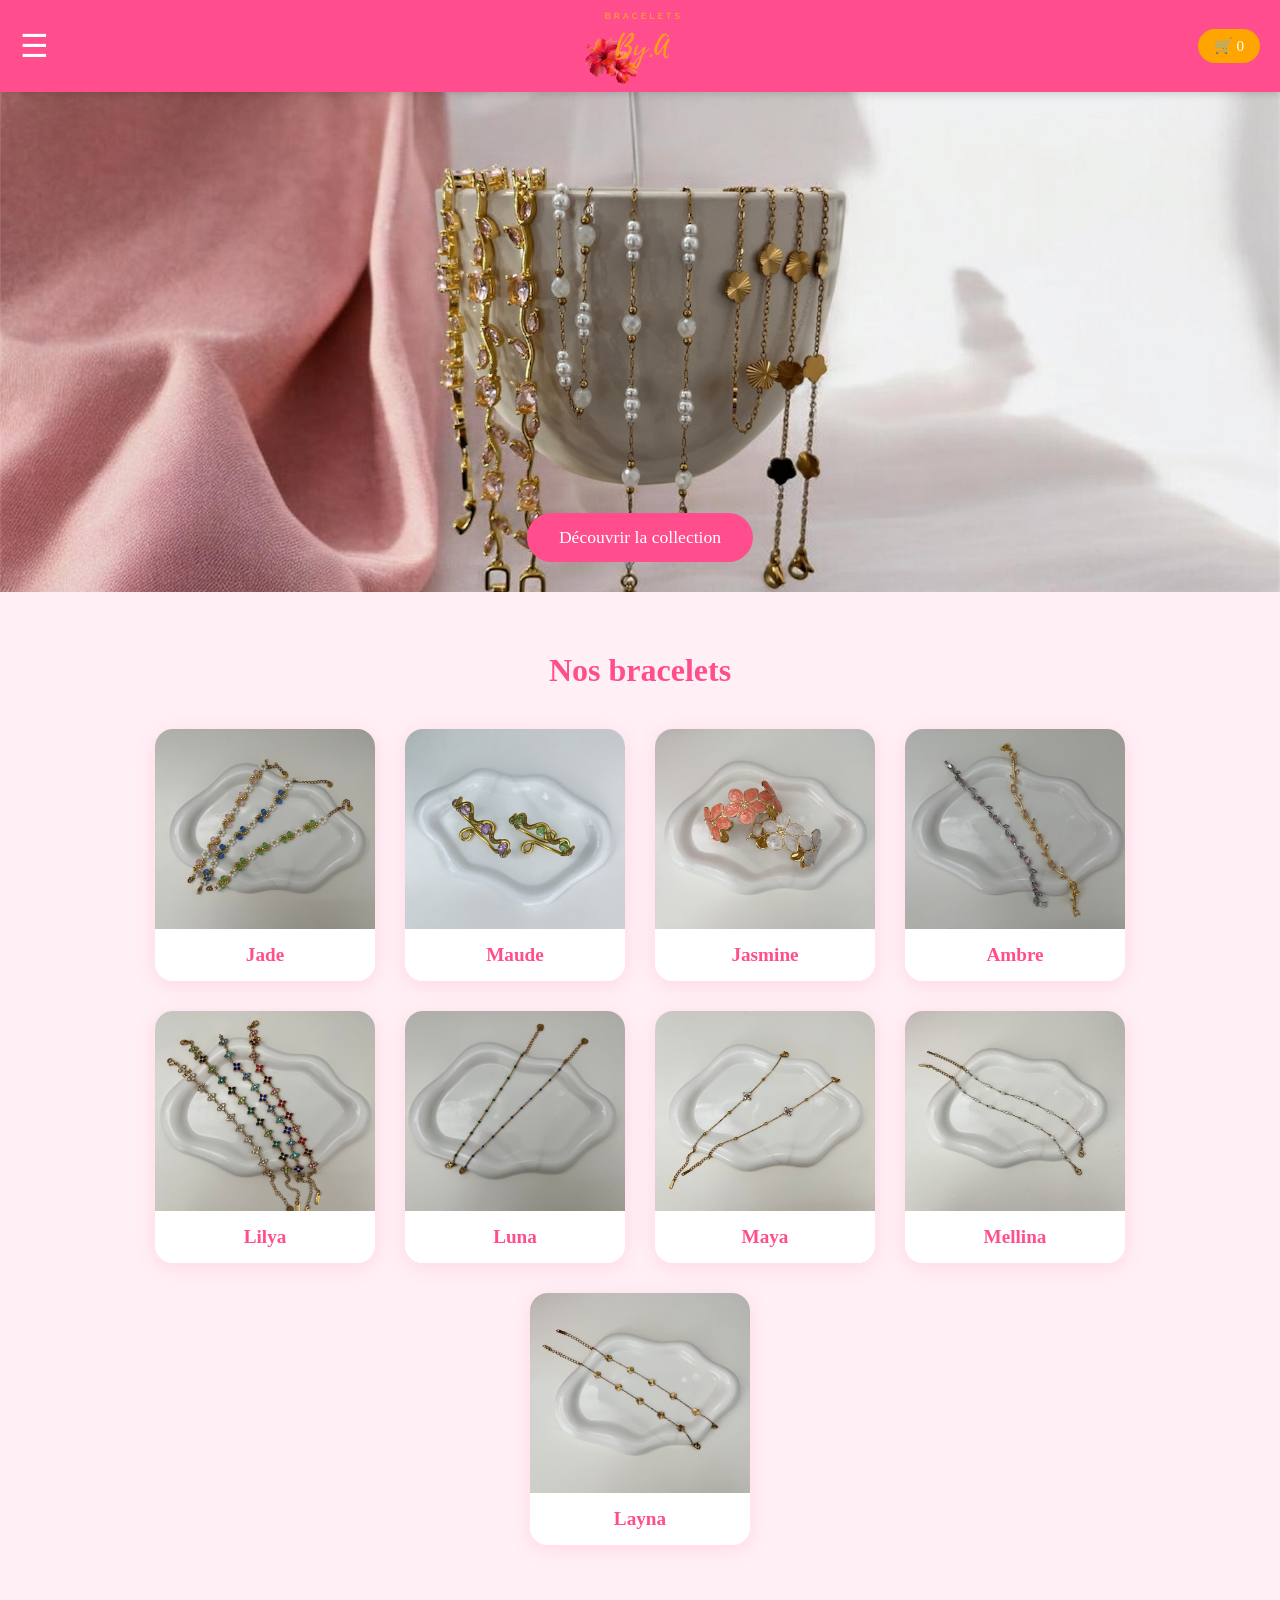
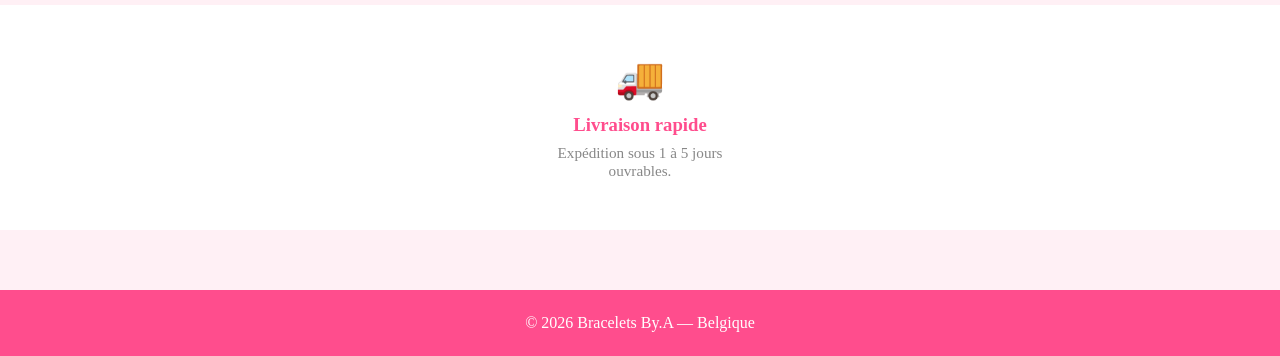
<file: index.html>
<!DOCTYPE html>
<html lang="fr">
<head>
  <meta charset="UTF-8" />
  <meta name="viewport" content="width=device-width, initial-scale=1.0"/>
  <title>Bracelets By.A</title>
  <link rel="stylesheet" href="style.css" />
  <link rel="icon" type="image/png" href="flavicon.ico">
</head>
<body>

    <header>
    <div class="header-gauche">
      <button class="burger" onclick="basculerMenu()" aria-label="Menu">☰</button>
      <nav id="menu-liens">
        <a href="boutique.html">Boutique</a>
        <a href="contact.html">Contact</a>
      </nav>
    </div>

    <a href="index.html" class="logo">
      <img src="images/logo.png" alt="Bracelets By.A" />
    </a>

    <a href="panier.html" class="icone-panier">
      🛒 <span id="compteur-panier">0</span>
    </a>
  </header>

  <section class="hero">
    <img src="images/tasse.jpeg" alt="Bracelets By.A" class="banniere" />
    <a href="boutique.html" class="bouton-hero">Découvrir la collection</a>
  </section>

  <section class="categories-accueil">
    <h2>Nos bracelets</h2>
    <div class="categories-grille">

      <a href="boutique.html#jade" class="categorie-carte">
        <img src="images/categorie-jade.jpeg" alt="Jade" />
        <div class="categorie-nom">Jade</div>
      </a>

      <a href="boutique.html#maude" class="categorie-carte">
        <img src="images/categorie-maude.jpeg" alt="Maude" />
        <div class="categorie-nom">Maude</div>
      </a>

      <a href="boutique.html#jasmine" class="categorie-carte">
        <img src="images/categorie-jasmine.jpeg" alt="Jasmine" />
        <div class="categorie-nom">Jasmine</div>
      </a> 

      <a href="boutique.html#ambre" class="categorie-carte">
        <img src="images/categorie-ambre.jpeg" alt="Ambre" />
        <div class="categorie-nom">Ambre</div>
      </a> 

      <a href="boutique.html#lilya" class="categorie-carte">
        <img src="images/categorie-lilya.jpeg" alt="Lilya" />
        <div class="categorie-nom">Lilya</div>
      </a> 

      <a href="boutique.html#luna" class="categorie-carte">
        <img src="images/categorie-luna.jpeg" alt="Luna" />
        <div class="categorie-nom">Luna</div>
      </a> 

      <a href="boutique.html#maya" class="categorie-carte">
        <img src="images/categorie-maya.jpeg" alt="Maya" />
        <div class="categorie-nom">Maya</div>
      </a> 

      <a href="boutique.html#mellina" class="categorie-carte">
        <img src="images/categorie-mellina.jpeg" alt="Mellina" />
        <div class="categorie-nom">Mellina</div>
      </a> 

      <a href="boutique.html#layna" class="categorie-carte">
        <img src="images/categorie-layna.jpeg" alt="Layna" />
        <div class="categorie-nom">Layna</div>
      </a> 

    </div>
  </section>

  <section class="avantages">
    <div class="avantage">
      <span>🚚</span>
      <h3>Livraison rapide</h3>
      <p>Expédition sous 1 à 5 jours ouvrables.</p>
    </div>
  </section>

  <footer>
    <p>© 2026 Bracelets By.A — Belgique</p>
  </footer>

  <script src="panier.js"></script>

</body>
</html>
</file>
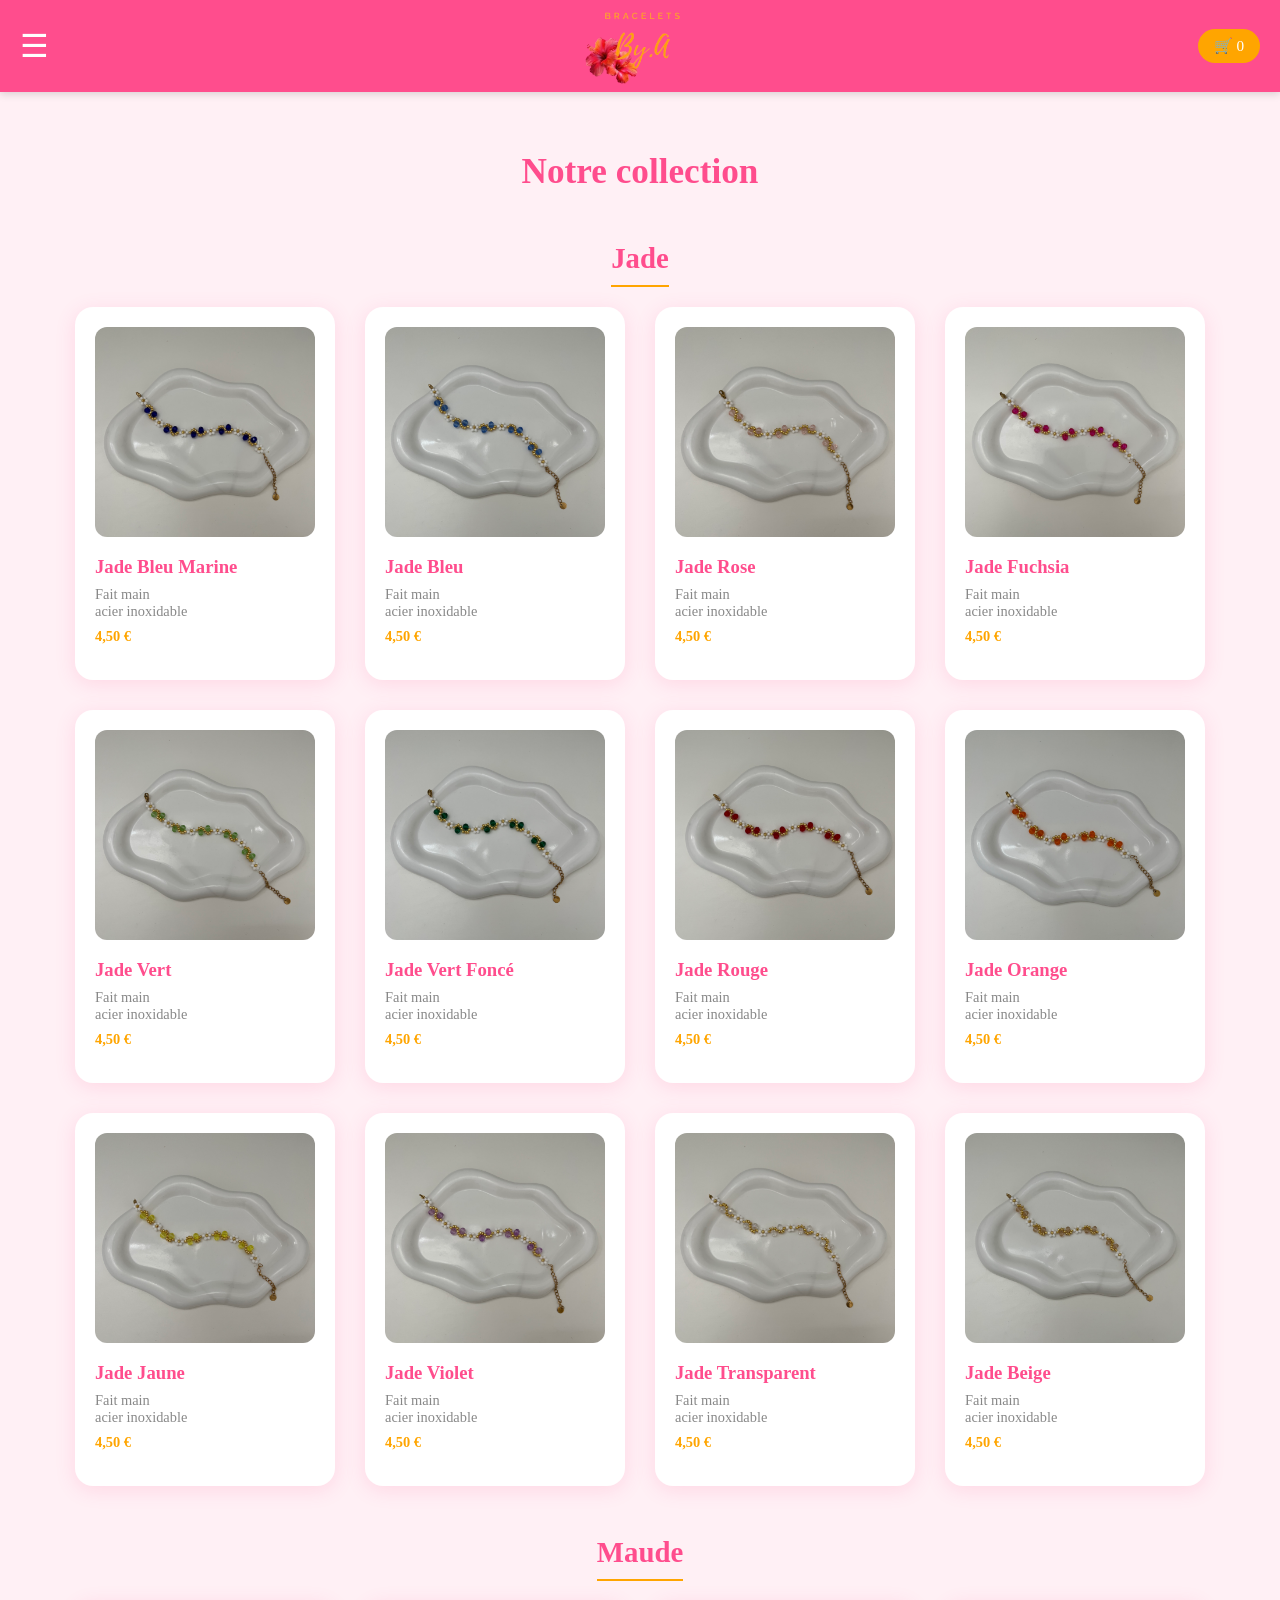
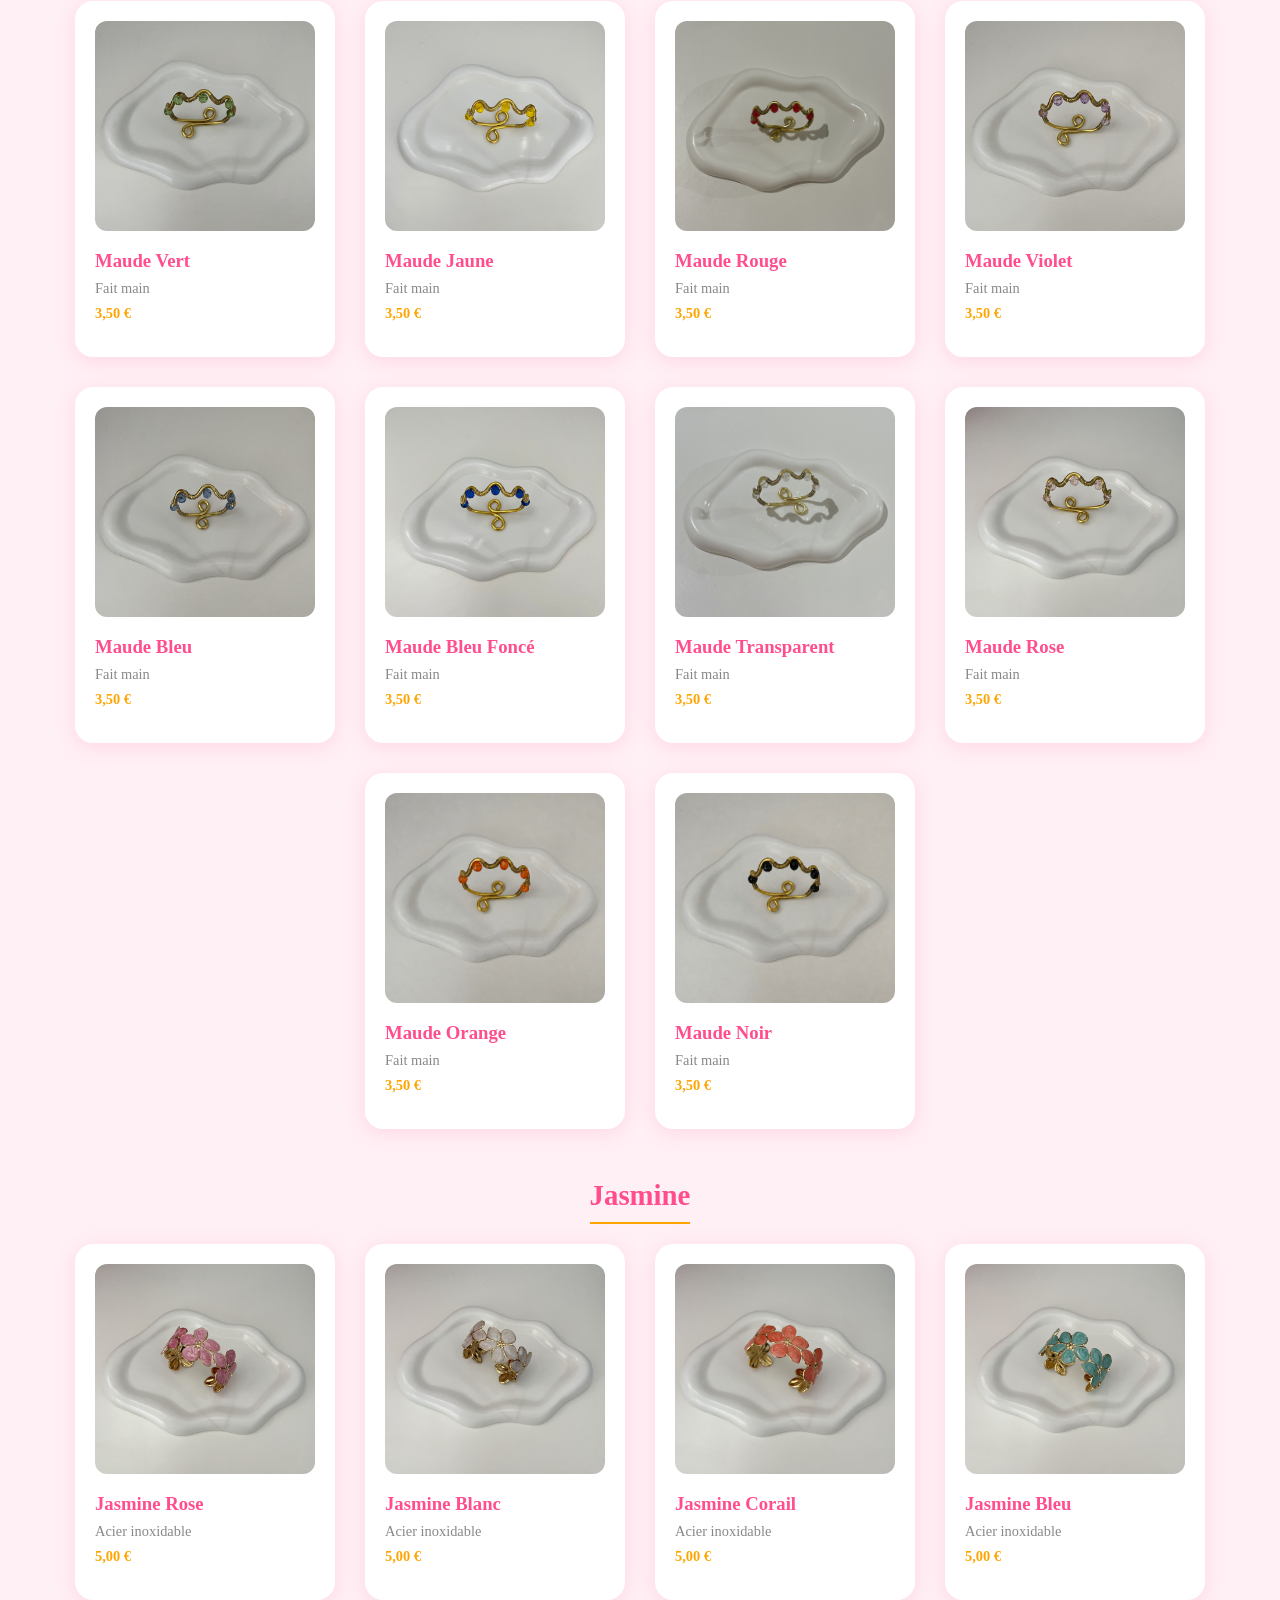
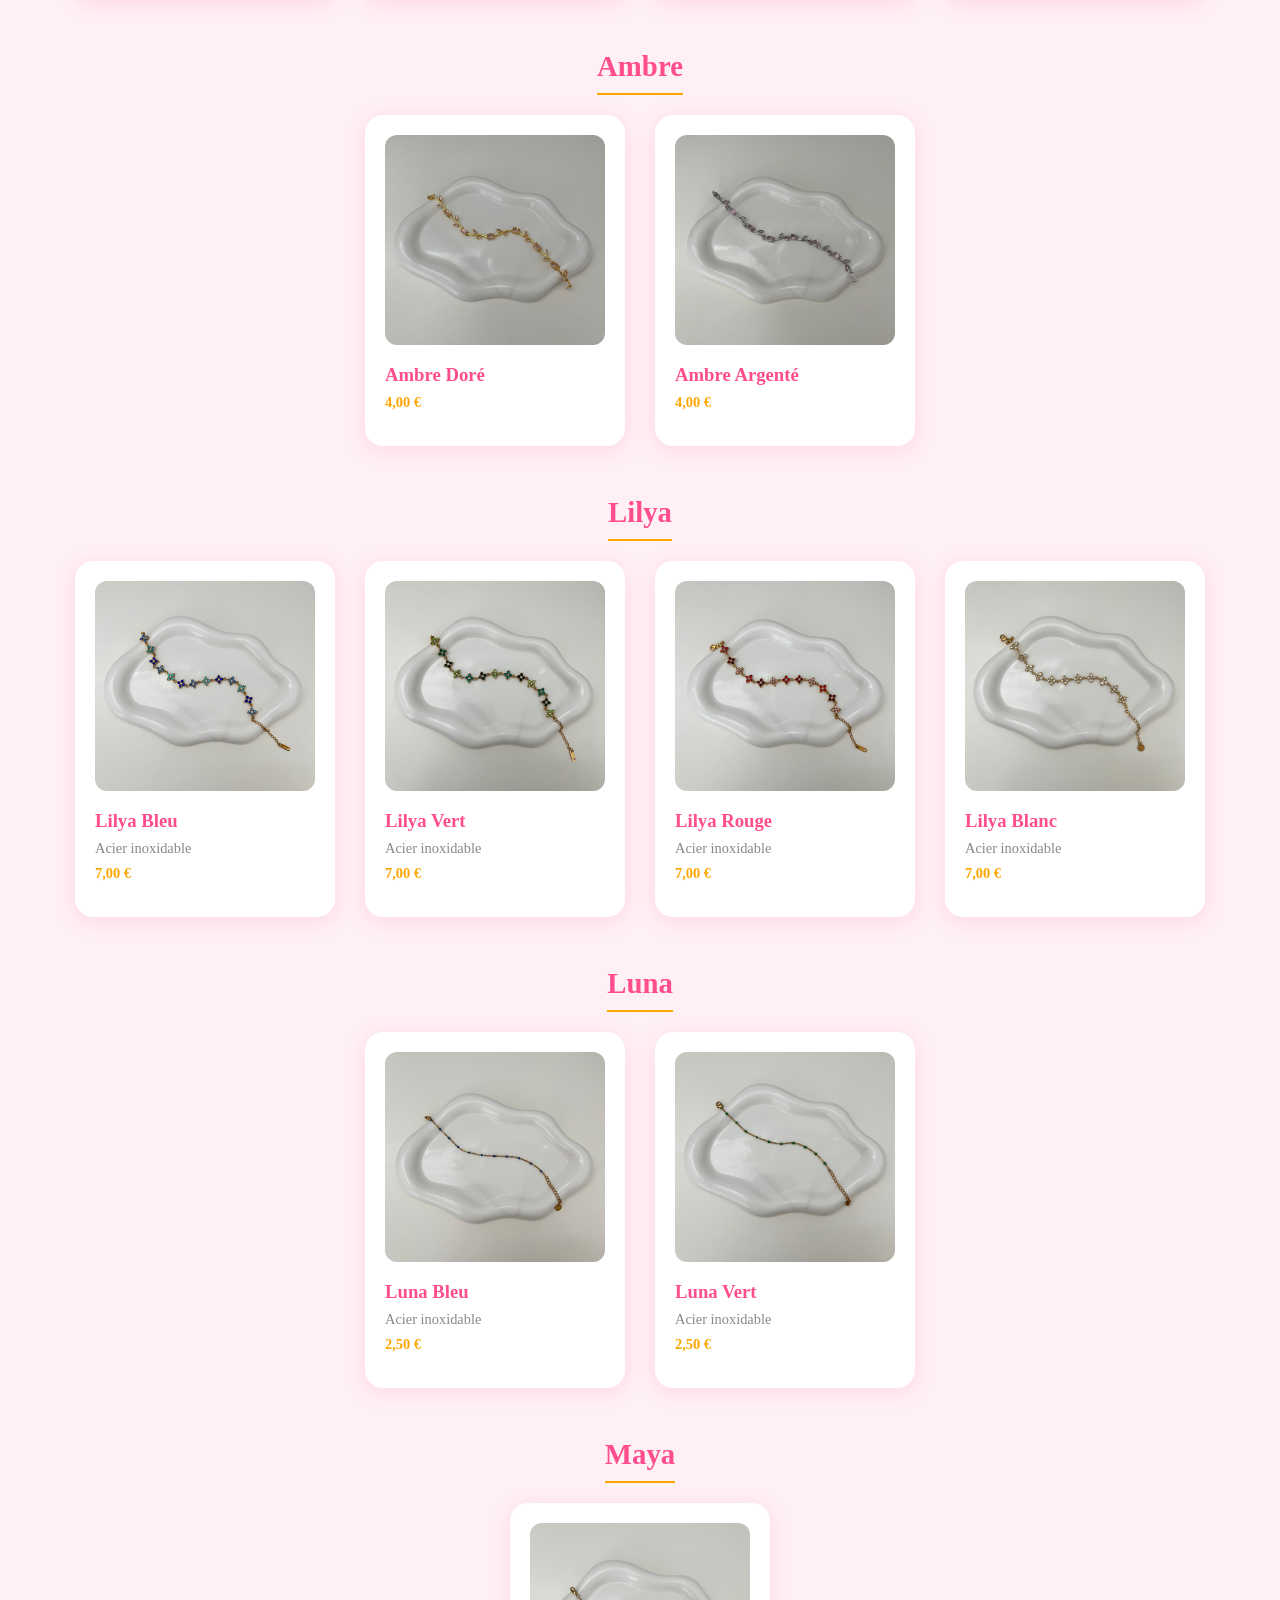
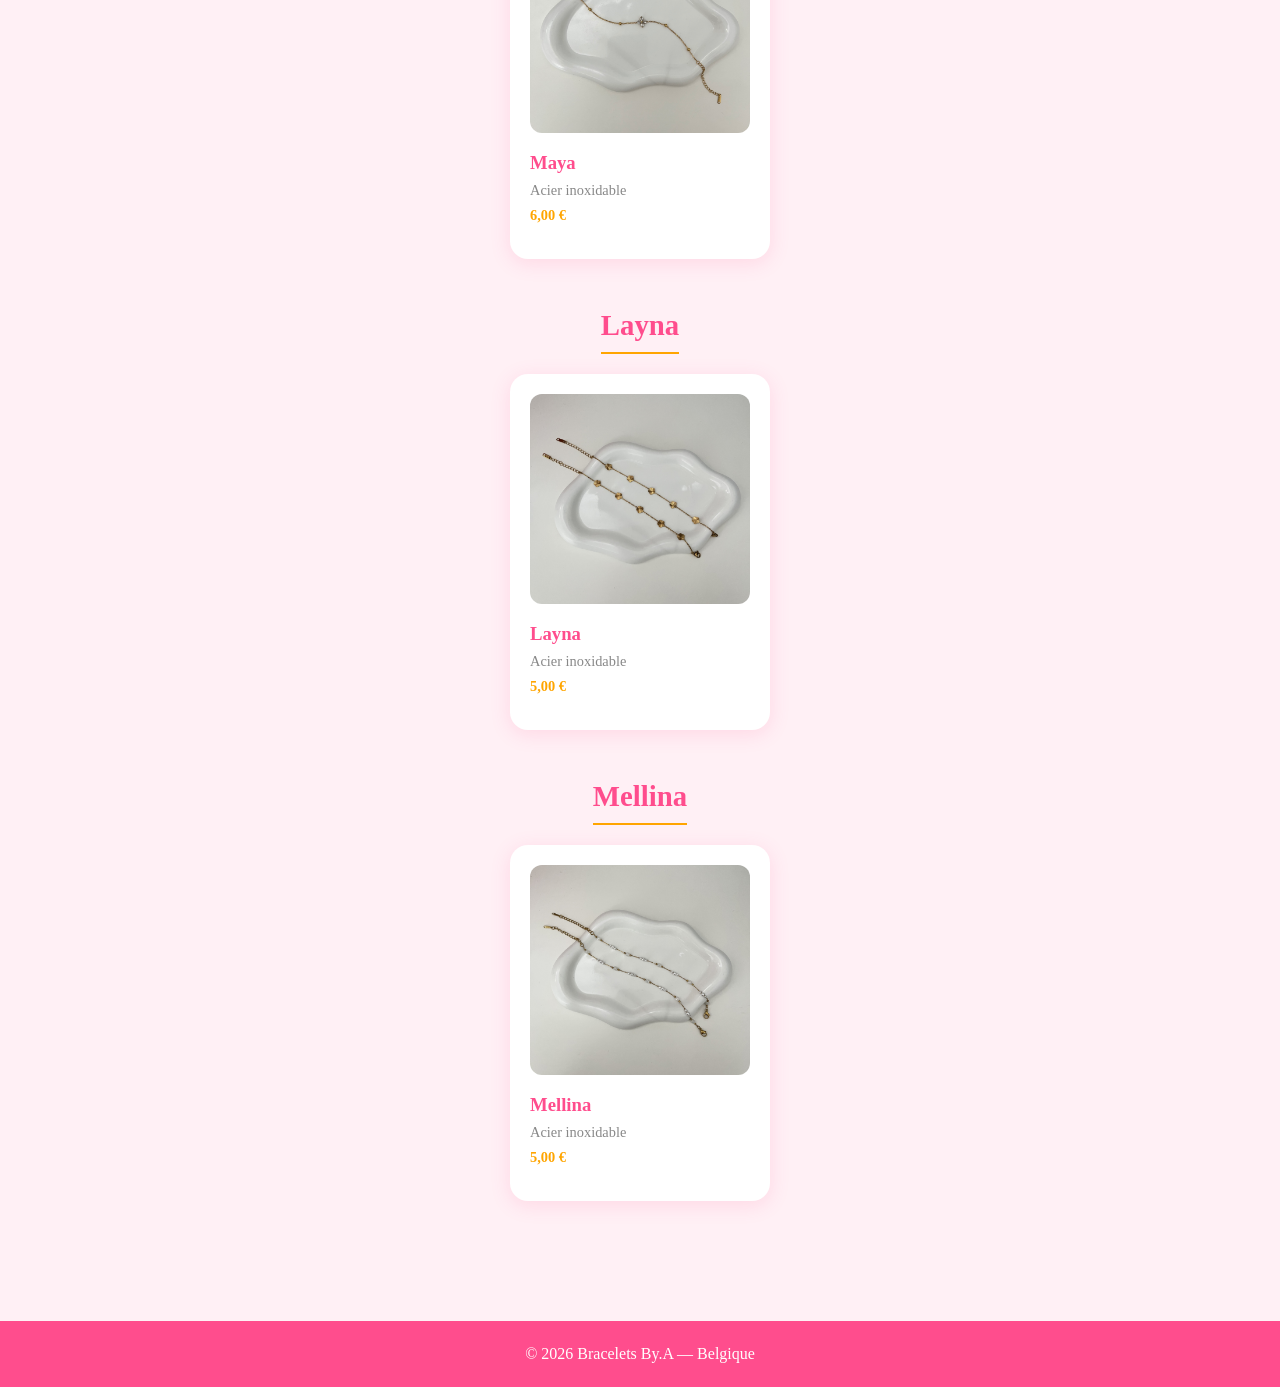
<file: boutique.html>
<!DOCTYPE html>
<html lang="fr">
<head>
  <meta charset="UTF-8" />
  <meta name="viewport" content="width=device-width, initial-scale=1.0"/>
  <title>Boutique — Bracelets By.A</title>
  <link rel="stylesheet" href="style.css" />
  <link rel="icon" type="image/png" href="images/logo.png">
</head>
<body>

  <header>
    <div class="header-gauche">
      <button class="burger" onclick="basculerMenu()" aria-label="Menu">☰</button>
      <nav id="menu-liens">
        <a href="boutique.html">Boutique</a>
        <a href="contact.html">Contact</a>
      </nav>
    </div>

    <a href="index.html" class="logo">
      <img src="images/logo.png" alt="Bracelets By.A" />
    </a>

    <a href="panier.html" class="icone-panier">
      🛒 <span id="compteur-panier">0</span>
    </a>
  </header>

  <section class="boutique">
    <h2>Notre collection</h2>

    <!-- JADE -->
    <h3 class="categorie" id="jade">Jade</h3>
    <div class="produits">
      <a href="produit.html?nom=Jade Bleu Marine&prix=4.50&photo=jadebleumarine.jpeg&stock= 0" class="carte">
        <img src="images/jadebleumarine.jpeg" alt="Jade Bleu Marine" />
        <h3>Jade Bleu Marine</h3>
        <p class="description">Fait main<br>acier inoxidable</p>
        <p class="prix">4,50 €</p>
      </a>
      <a href="produit.html?nom=Jade Bleu&prix=4.50&photo=jadebleu.jpeg&stock= 2" class="carte">
        <img src="images/jadebleu.jpeg" alt="Jade Bleu" />
        <h3>Jade Bleu</h3>
        <p class="description">Fait main<br>acier inoxidable</p>
        <p class="prix">4,50 €</p>
      </a>
      <a href="produit.html?nom=Jade Rose&prix=4.50&photo=jaderose.jpeg&stock= 1" class="carte">
        <img src="images/jaderose.jpeg" alt="Jade Rose" />
        <h3>Jade Rose</h3>
        <p class="description">Fait main<br>acier inoxidable</p>
        <p class="prix">4,50 €</p>
      </a>
      <a href="produit.html?nom=Jade Fuchsia&prix=4.50&photo=jadefuchsia.jpeg&stock= 2" class="carte">
        <img src="images/jadefuchsia.jpeg" alt="Jade Fuchsia" />
        <h3>Jade Fuchsia</h3>
        <p class="description">Fait main<br>acier inoxidable</p>
        <p class="prix">4,50 €</p>
      </a>
      <a href="produit.html?nom=Jade Vert&prix=4.50&photo=jadevert.jpeg&stock= 2" class="carte">
        <img src="images/jadevert.jpeg" alt="Jade Vert" />
        <h3>Jade Vert</h3>
        <p class="description">Fait main<br>acier inoxidable</p>
        <p class="prix">4,50 €</p>
      </a>
      <a href="produit.html?nom=Jade Vert Foncé&prix=4.50&photo=jadevertfoncé.jpeg&stock= 1" class="carte">
        <img src="images/jadevertfoncé.jpeg" alt="Jade Vert Foncé" />
        <h3>Jade Vert Foncé</h3>
        <p class="description">Fait main<br>acier inoxidable</p>
        <p class="prix">4,50 €</p>
      </a>
      <a href="produit.html?nom=Jade Rouge&prix=4.50&photo=jaderouge.jpeg&stock= 2" class="carte">
        <img src="images/jaderouge.jpeg" alt="Jade Rouge" />
        <h3>Jade Rouge</h3>
        <p class="description">Fait main<br>acier inoxidable</p>
        <p class="prix">4,50 €</p>
      </a>
      <a href="produit.html?nom=Jade Orange&prix=4.50&photo=jadeorange.jpeg&stock= 1" class="carte">
        <img src="images/jadeorange.jpeg" alt="Jade Orange" />
        <h3>Jade Orange</h3>
        <p class="description">Fait main<br>acier inoxidable</p>
        <p class="prix">4,50 €</p>
      </a>
       <a href="produit.html?nom=Jade Jaune&prix=4.50&photo=jadejaune.jpeg&stock= 2" class="carte">
        <img src="images/jadejaune.jpeg" alt="Jade Jaune" />
        <h3>Jade Jaune</h3>
        <p class="description">Fait main<br>acier inoxidable</p>
        <p class="prix">4,50 €</p>
      </a>
        <a href="produit.html?nom=Jade Violet&prix=4.50&photo=jadeviolet.jpeg&stock= 1" class="carte">
        <img src="images/jadeviolet.jpeg" alt="Jade Violet" />
        <h3>Jade Violet</h3>
        <p class="description">Fait main<br>acier inoxidable</p>
        <p class="prix">4,50 €</p>
      </a>
        <a href="produit.html?nom=Jade Transparent&prix=4.50&photo=jadetransparant.jpeg&stock= 3" class="carte">
        <img src="images/jadetransparant.jpeg" alt="Jade Transparent" />
        <h3>Jade Transparent</h3>
        <p class="description">Fait main<br>acier inoxidable</p>
        <p class="prix">4,50 €</p>
      </a>
        <a href="produit.html?nom=Jade Beige&prix=4.50&photo=jadebeige.jpeg&stock= 1" class="carte">
        <img src="images/jadebeige.jpeg" alt="Jade Beige" />
        <h3>Jade Beige</h3>
        <p class="description">Fait main<br>acier inoxidable</p>
        <p class="prix">4,50 €</p>
      </a>
    </div>

    <!-- MAUDE -->
    <h3 class="categorie" id="maude">Maude</h3>
    <div class="produits">
      <a href="produit.html?nom=Maude Vert&prix=3.50&photo=maudevert.jpeg&stock= 5" class="carte">
        <img src="images/maudevert.jpeg" alt="Maude Vert" />
        <h3>Maude Vert</h3>
        <p class="description">Fait main</p>
        <p class="prix">3,50 €</p>
      </a>
      <a href="produit.html?nom=Maude Jaune&prix=3.50&photo=maudejaune.jpeg&stock= 2" class="carte">
        <img src="images/maudejaune.jpeg" alt="Maude Jaune" />
        <h3>Maude Jaune</h3>
        <p class="description">Fait main</p>
        <p class="prix">3,50 €</p>
      </a>
      <a href="produit.html?nom=Maude Rouge&prix=3.50&photo=mauderouge.jpeg&stock= 2" class="carte">
        <img src="images/mauderouge.jpeg" alt="Maude Rouge" />
        <h3>Maude Rouge</h3>
        <p class="description">Fait main</p>
        <p class="prix">3,50 €</p>
      </a>
      <a href="produit.html?nom=Maude Violet&prix=3.50&photo=maudeviolet.jpeg&stock= 1" class="carte">
        <img src="images/maudeviolet.jpeg" alt="Maude Violet" />
        <h3>Maude Violet</h3>
        <p class="description">Fait main</p>
        <p class="prix">3,50 €</p>
      </a>
      <a href="produit.html?nom=Maude Bleu&prix=3.50&photo=maudebleu.jpeg&stock= 3" class="carte">
        <img src="images/maudebleu.jpeg" alt="Maude Bleu" />
        <h3>Maude Bleu</h3>
        <p class="description">Fait main</p>
        <p class="prix">3,50 €</p>
      </a>
      <a href="produit.html?nom=Maude Bleu Foncé&prix=3.50&photo=maudebleufoncé.jpeg&stock= 3" class="carte">
        <img src="images/maudebleufoncé.jpeg" alt="Maude Bleu Foncé" />
        <h3>Maude Bleu Foncé</h3>
        <p class="description">Fait main</p>
        <p class="prix">3,50 €</p>
      </a>
      <a href="produit.html?nom=Maude Transparent&prix=3.50&photo=maudetransparant.jpeg&stock= 6" class="carte">
        <img src="images/maudetransparant.jpeg" alt="Maude Transparent" />
        <h3>Maude Transparent</h3>
        <p class="description">Fait main</p>
        <p class="prix">3,50 €</p>
      </a>
      <a href="produit.html?nom=Maude Rose&prix=3.50&photo=mauderose.jpeg&stock= 0" class="carte">
        <img src="images/mauderose.jpeg" alt="Maude Noir" />
        <h3>Maude Rose</h3>
        <p class="description">Fait main</p>
        <p class="prix">3,50 €</p>
      </a>
        <a href="produit.html?nom=Maude Orange&prix=3.50&photo=maudeorange.jpeg&stock= 2" class="carte">
        <img src="images/maudeorange.jpeg" alt="Maude Orange" />
        <h3>Maude Orange</h3>
        <p class="description">Fait main</p>
        <p class="prix">3,50 €</p>
      </a>
      <a href="produit.html?nom=Maude Noir&prix=3.50&photo=maudenoir.jpeg&stock= 5" class="carte">
        <img src="images/maudenoir.jpeg" alt="Maude Noir" />
        <h3>Maude Noir</h3>
        <p class="description">Fait main</p>
        <p class="prix">3,50 €</p>
      </a>
    </div>

    <!-- JASMINE -->
    <h3 class="categorie" id="jasmine">Jasmine</h3>
    <div class="produits">
      <a href="produit.html?nom=Jasmine Rose&prix=5.00&photo=jasminerose.jpeg&stock= 0" class="carte">
        <img src="images/jasminerose.jpeg" alt="Jasmine Rose" />
        <h3>Jasmine Rose</h3>
        <p class="description">Acier inoxidable</p>
        <p class="prix">5,00 €</p>
      </a>
      <a href="produit.html?nom=Jasmine Blanc&prix=5.00&photo=jasmineblanc.jpeg&stock= 0" class="carte">
        <img src="images/jasmineblanc.jpeg" alt="Jasmine Blanc" />
        <h3>Jasmine Blanc</h3>
        <p class="description">Acier inoxidable</p>
        <p class="prix">5,00 €</p>
      </a>
      <a href="produit.html?nom=Jasmine Corail&prix=5.00&photo=jasminecorail.jpeg&stock= 0" class="carte">
        <img src="images/jasminecorail.jpeg" alt="Jasmine Corail" />
        <h3>Jasmine Corail</h3>
        <p class="description">Acier inoxidable</p>
        <p class="prix">5,00 €</p>
      </a>
      <a href="produit.html?nom=Jasmine Bleu&prix=5.00&photo=jasminebleu.jpeg&stock= 0" class="carte">
        <img src="images/jasminebleu.jpeg" alt="Jasmine Bleu" />
        <h3>Jasmine Bleu</h3>
        <p class="description">Acier inoxidable</p>
        <p class="prix">5,00 €</p>
      </a>
    </div>

    <!-- Ambre -->
    <h3 class="categorie" id="ambre">Ambre</h3>
    <div class="produits">
      <a href="produit.html?nom=Ambre Doré&prix=4.00&photo=ambredoré.jpeg&stock= 3" class="carte">
        <img src="images/ambredoré.jpeg" alt="Ambre Doré" />
        <h3>Ambre Doré</h3>
        <p class="prix">4,00 €</p>
      </a>
      <a href="produit.html?nom=Ambre Argenté&prix=4.00&photo=ambreargenté.jpeg&stock= 1" class="carte">
        <img src="images/ambreargenté.jpeg" alt="Ambre Argenté" />
        <h3>Ambre Argenté</h3>
        <p class="prix">4,00 €</p>
      </a>
    </div>

  <!-- Lilya -->
    <h3 class="categorie" id="lilya">Lilya</h3>
    <div class="produits">
      <a href="produit.html?nom=Lilya Bleu&prix=7.00&photo=lilyableu.jpeg&stock= 6" class="carte">
        <img src="images/lilyableu.jpeg" alt="Lilya Bleu" />
        <h3>Lilya Bleu</h3>
        <p class="description">Acier inoxidable</p>
        <p class="prix">7,00 €</p>
      </a>
      <a href="produit.html?nom=Lilya Vert&prix=7.00&photo=lilyavert.jpeg&stock= 7" class="carte">
        <img src="images/lilyavert.jpeg" alt="Lilya Vert" />
        <h3>Lilya Vert</h3>
        <p class="description">Acier inoxidable</p>
        <p class="prix">7,00 €</p>
      </a>
      <a href="produit.html?nom=Lilya Rouge&prix=7.00&photo=lilyarouge.jpeg&stock= 6" class="carte">
        <img src="images/lilyarouge.jpeg" alt="Lilya Rouge" />
        <h3>Lilya Rouge</h3>
        <p class="description">Acier inoxidable</p>
        <p class="prix">7,00 €</p>
      </a>
      <a href="produit.html?nom=Lilya Blanc&prix=7.00&photo=lilyablanc.jpeg&stock= 1" class="carte">
        <img src="images/lilyablanc.jpeg" alt="Lilya Blanc" />
        <h3>Lilya Blanc</h3>
        <p class="description">Acier inoxidable</p>
        <p class="prix">7,00 €</p>
      </a>
    </div>

    <!-- Luna -->
    <h3 class="categorie" id="luna">Luna</h3>
    <div class="produits">
      <a href="produit.html?nom=Luna Bleu&prix=2.50&photo=lunableu.jpeg&stock= 5" class="carte">
        <img src="images/lunableu.jpeg" alt="Luna Bleu" />
        <h3>Luna Bleu</h3>
        <p class="description">Acier inoxidable</p>
        <p class="prix">2,50 €</p>
      </a>
      <a href="produit.html?nom=Luna Vert&prix=2.50&photo=lunavert.jpeg&stock= 2" class="carte">
        <img src="images/lunavert.jpeg" alt="Luna Vert" />
        <h3>Luna Vert</h3>
        <p class="description">Acier inoxidable</p>
        <p class="prix">2,50 €</p>
      </a>
    </div>

<!-- Maya -->
    <h3 class="categorie" id="maya">Maya</h3>
    <div class="produits">
      <a href="produit.html?nom=Maya&prix=6.00&photo=maya.jpeg&stock= 10" class="carte">
        <img src="images/maya.jpeg" alt="Maya" />
        <h3>Maya</h3>
        <p class="description">Acier inoxidable</p>
        <p class="prix">6,00 €</p>
      </a>
    </div>

    <!-- Layna -->
    <h3 class="categorie" id="layna">Layna</h3>
    <div class="produits">
      <a href="produit.html?nom=Layna&prix=5.00&photo=layna.jpg&stock= 1" class="carte">
        <img src="images/layna.jpg" alt="Layna" />
        <h3>Layna</h3>
        <p class="description">Acier inoxidable</p>
        <p class="prix">5,00 €</p>
      </a>
    </div>

    <!-- Mellina -->
    <h3 class="categorie" id="mellina">Mellina</h3>
    <div class="produits">
      <a href="produit.html?nom=Mellina&prix=5.00&photo=mellina.jpeg&stock= 5" class="carte">
        <img src="images/mellina.jpeg" alt="Mellina" />
        <h3>Mellina</h3>
        <p class="description">Acier inoxidable</p>
        <p class="prix">5,00 €</p>
      </a>
    </div>
  </section>

  <footer>
    <p>© 2026 Bracelets By.A — Belgique</p>
  </footer>

  <script src="panier.js"></script>

</body>
</html>
</file>
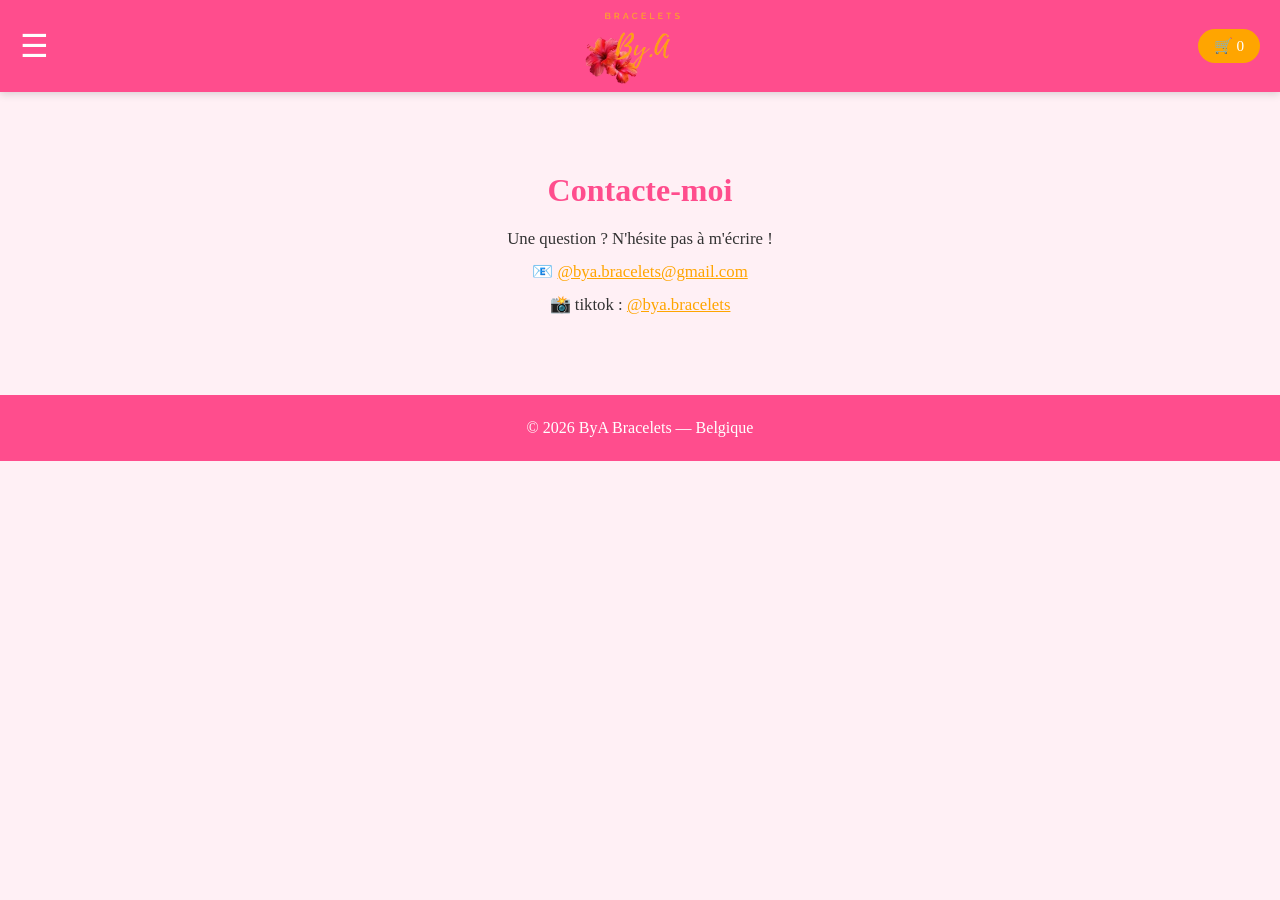
<file: contact.html>
<!DOCTYPE html>
<html lang="fr">
<head>
  <meta charset="UTF-8" />
  <meta name="viewport" content="width=device-width, initial-scale=1.0"/>
  <title>Contact — ByA Bracelets</title>
  <link rel="stylesheet" href="style.css" />
  <link rel="icon" type="image/png" href="images/logo.png">
</head>
<body>

  <header>
    <div class="header-gauche">
      <button class="burger" onclick="basculerMenu()" aria-label="Menu">☰</button>
      <nav id="menu-liens">
        <a href="boutique.html">Boutique</a>
        <a href="contact.html">Contact</a>
      </nav>
    </div>

    <a href="index.html" class="logo">
      <img src="images/logo.png" alt="Bracelets By.A" />
    </a>

    <a href="panier.html" class="icone-panier">
      🛒 <span id="compteur-panier">0</span>
    </a>
  </header>

  <section class="contact">
    <h2>Contacte-moi</h2>
    <p>Une question ? N'hésite pas à m'écrire !</p>
    <p>📧 <a href="mailto:Bya.bracelets@gmail.com"><bya class="bracelets"></bya>@bya.bracelets@gmail.com</a></p>
    <p>📸 tiktok : <a href="#">@bya.bracelets</a></p>
  </section>

  <footer>
    <p>© 2026 ByA Bracelets — Belgique</p>
  </footer>

  <script src="panier.js"></script>

</body>
</html>
</file>
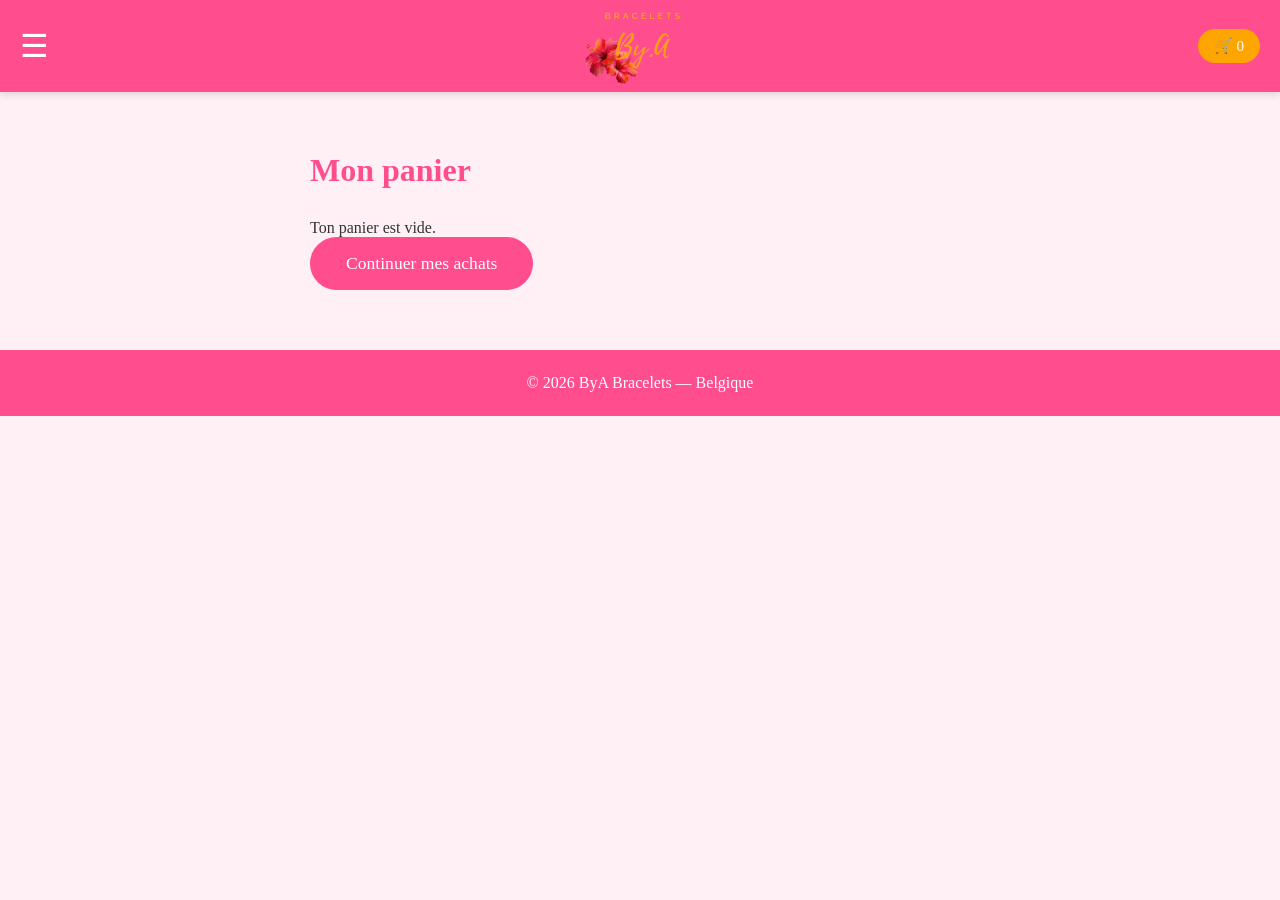
<file: panier.html>
<!DOCTYPE html>
<html lang="fr">
<head>
  <meta charset="UTF-8" />
  <meta name="viewport" content="width=device-width, initial-scale=1.0"/>
  <title>Panier — ByA Bracelets</title>
  <link rel="stylesheet" href="style.css" />
  <link rel="icon" type="image/png" href="images/logo.png">
</head>
<body>

    <header>
    <div class="header-gauche">
      <button class="burger" onclick="basculerMenu()" aria-label="Menu">☰</button>
      <nav id="menu-liens">
        <a href="boutique.html">Boutique</a>
        <a href="contact.html">Contact</a>
      </nav>
    </div>

    <a href="index.html" class="logo">
      <img src="images/logo.png" alt="Bracelets By.A" />
    </a>

    <a href="panier.html" class="icone-panier">
      🛒 <span id="compteur-panier">0</span>
    </a>
  </header>

  <section class="panier-page">
    <h2>Mon panier</h2>

    <div id="message-merci" class="message-merci" style="display:none;">
      🎉 Merci pour ta commande ! Tu vas recevoir un email de confirmation.
    </div>

    <div id="liste-panier">
      <!-- Rempli automatiquement par panier.js -->
    </div>

    <div id="panier-vide" style="display:none;">
      <p>Ton panier est vide.</p>
      <a href="boutique.html" class="bouton">Continuer mes achats</a>
    </div>

    <div id="resume-panier">
      <div class="zone-livraison">
        <label for="zone-livraison">Où dois-je livrer ta commande ?</label>
        <select id="zone-livraison">
          <option value="">— Choisis ta zone —</option>
          <option value="bruxelles">Bruxelles — 1,50 €</option>
          <option value="belgique">Belgique — 3,80 €</option>
          <option value="europe">France, Pays-Bas, Luxembourg — 4,60 €</option>
        </select>
        <small>Les frais de livraison sont ajoutés sur la page de paiement.</small>
      </div>

      <p>Total articles : <strong id="total-panier">0,00 €</strong></p>
      <button id="bouton-payer" onclick="passerCommande()">
        Payer maintenant
      </button>
    </div>

  </section>

  <footer>
    <p>© 2026 ByA Bracelets — Belgique</p>
  </footer>

  <script src="panier.js"></script>

</body>
</html>
</file>
<file: style.css>
* {
  margin: 0;
  padding: 0;
  box-sizing: border-box;
  font-family: 'Georgia', serif;
}

body {
  background-color: #fff0f5;
  color: #333;
}

/* ── HEADER : ☰ à gauche, logo au centre, panier à droite ── */
header {
  background-color: #ff4d8d;
  padding: 6px 20px;
  display: grid;
  grid-template-columns: 1fr auto 1fr;
  align-items: center;
  gap: 10px;
  position: sticky;
  top: 0;
  z-index: 100;
  box-shadow: 0 2px 8px rgba(0,0,0,0.15);
}

.header-gauche {
  display: flex;
  align-items: center;
  justify-self: start;
}

.logo {
  display: flex;
  align-items: center;
  justify-content: center;
  height: 80px;
  overflow: hidden;
}

.logo img {
  height: 100px;
  width: auto;
  flex-shrink: 0;
  display: block;
}

.icone-panier {
  justify-self: end;
  background-color: #ffa500;
  color: white !important;
  text-decoration: none;
  padding: 8px 16px;
  border-radius: 20px;
  font-size: 0.95rem;
}

/* Bouton ☰ */
.burger {
  display: block;
  background: none;
  border: none;
  color: white;
  font-size: 2rem;
  line-height: 1;
  cursor: pointer;
  padding: 0;
}

/* Menu déroulant (fermé par défaut) */
#menu-liens {
  display: none;
  position: absolute;
  top: 100%;
  left: 0;
  right: 0;
  flex-direction: column;
  align-items: stretch;
  background-color: #ff4d8d;
  padding: 5px 20px 10px;
  box-shadow: 0 4px 8px rgba(0,0,0,0.15);
}

#menu-liens.ouvert {
  display: flex;
}

#menu-liens a {
  padding: 14px 0;
  border-top: 1px solid rgba(255,255,255,0.3);
  color: white;
  text-decoration: none;
  font-size: 1.1rem;
}
#menu-liens a:hover { text-decoration: underline; }

/* ── HERO ── */
.hero {
  width: 100%;
  position: relative;
}

.banniere {
  width: 100%;
  max-height: 500px;
  object-fit: cover;
  display: block;
}

.bouton-hero {
  position: absolute;
  bottom: 30px;
  left: 50%;
  transform: translateX(-50%);
  background-color: #ff4d8d;
  color: white;
  padding: 14px 32px;
  border-radius: 30px;
  text-decoration: none;
  font-size: 1.1rem;
  font-family: 'Georgia', serif;
  transition: background 0.3s;
  white-space: nowrap;
}

.bouton-hero:hover { background-color: #ffa500; }

/* ── BOUTON ── */
.bouton-centre {
  text-align: center;
  padding: 40px 20px;
  background-color: #fff0f5;
}

.bouton {
  background-color: #ff4d8d;
  color: white;
  padding: 16px 36px;
  border-radius: 30px;
  text-decoration: none;
  font-size: 1.1rem;
  display: inline-block;
  transition: background 0.3s;
}
.bouton:hover { background-color: #ffa500; }

/* ── AVANTAGES ── */
.avantages {
  display: flex;
  justify-content: center;
  gap: 40px;
  padding: 50px 40px;
  flex-wrap: wrap;
  background: white;
}

.avantage {
  text-align: center;
  max-width: 220px;
}
.avantage span { font-size: 2.5rem; }
.avantage h3 { color: #ff4d8d; margin: 12px 0 8px; }
.avantage p { color: #888; font-size: 0.95rem; }

/* ── BOUTIQUE ── */
.boutique {
  padding: 60px 40px;
  text-align: center;
}
.boutique h2 {
  font-size: 2.2rem;
  color: #ff4d8d;
  margin-bottom: 40px;
}

.produits {
  display: flex;
  flex-wrap: wrap;
  gap: 30px;
  justify-content: center;
}

.carte {
  background: white;
  border-radius: 18px;
  padding: 20px;
  width: 260px;
  box-shadow: 0 4px 20px rgba(255,77,141,0.15);
  transition: transform 0.25s;
  text-align: left;
  text-decoration: none;
  color: inherit;
  display: block;
  box-sizing: border-box;
  position: relative;
}
.carte:hover { transform: translateY(-6px); }
.carte:visited { color: inherit; }

.carte img {
  width: 100%;
  height: 210px;
  object-fit: cover;
  border-radius: 12px;
  margin-bottom: 15px;
}
.carte h3 { color: #ff4d8d; margin-bottom: 8px; }
.carte p { color: #888; font-size: 0.9rem; margin-bottom: 8px; }
.prix {
  font-size: 1.25rem;
  font-weight: bold;
  color: #ffa500;
  margin-bottom: 15px !important;
}
.carte .prix {
  color: #ffa500 !important;
}

/* ── BADGE ÉPUISÉ ── */
.badge-epuise {
  position: absolute;
  top: 10px;
  left: 10px;
  background-color: #e05c5c;
  color: white;
  font-size: 0.75rem;
  font-weight: bold;
  padding: 4px 10px;
  border-radius: 6px;
  z-index: 10;
}

/* ── CATEGORIES ── */
.categorie {
  font-size: 1.8rem;
  color: #ff4d8d;
  margin: 50px auto 20px;
  text-align: center;
  border-bottom: 2px solid #ffa500;
  padding-bottom: 10px;
  width: fit-content;
}

/* ── PANIER PAGE ── */
.panier-page {
  max-width: 700px;
  margin: 60px auto;
  padding: 0 20px;
}
.panier-page h2 {
  font-size: 2rem;
  color: #ff4d8d;
  margin-bottom: 30px;
}

.ligne-panier {
  display: flex;
  align-items: center;
  justify-content: space-between;
  background: white;
  padding: 16px 20px;
  border-radius: 12px;
  margin-bottom: 12px;
  box-shadow: 0 2px 10px rgba(255,77,141,0.1);
}
.nom-produit { flex: 1; font-size: 1rem; color: #333; }
.qte { margin: 0 20px; color: #888; }
.sous-total { font-weight: bold; color: #ffa500; margin-right: 20px; }

.supprimer {
  background: none;
  border: none;
  color: #aaa;
  font-size: 1.1rem;
  cursor: pointer;
}
.supprimer:hover { color: #e05c5c; }

#resume-panier {
  text-align: right;
  margin-top: 30px;
}
#resume-panier p {
  font-size: 1.3rem;
  margin-bottom: 20px;
  color: #333;
}

#bouton-payer {
  background-color: #ff4d8d;
  color: white;
  border: none;
  padding: 16px 40px;
  border-radius: 30px;
  font-size: 1.1rem;
  cursor: pointer;
  transition: background 0.3s;
}
#bouton-payer:hover { background-color: #ffa500; }
#bouton-payer:disabled { background-color: #ccc; cursor: not-allowed; }

/* ── CHOIX DE LA ZONE DE LIVRAISON ── */
.zone-livraison {
  text-align: left;
  margin-bottom: 25px;
  background: white;
  padding: 16px 20px;
  border-radius: 12px;
  box-shadow: 0 2px 10px rgba(255,77,141,0.1);
}
.zone-livraison label {
  display: block;
  font-weight: bold;
  color: #ff4d8d;
  margin-bottom: 10px;
}
.zone-livraison select {
  width: 100%;
  padding: 12px;
  border: 2px solid #ffa500;
  border-radius: 10px;
  font-size: 1rem;
  background: white;
}
.zone-livraison small {
  display: block;
  margin-top: 8px;
  color: #888;
}
.message-merci {
  background: #e8f9ee;
  color: #1d7a3e;
  padding: 16px 20px;
  border-radius: 12px;
  margin-bottom: 25px;
  font-weight: bold;
}

/* ── CONTACT ── */
.contact {
  max-width: 600px;
  margin: 80px auto;
  text-align: center;
  padding: 0 20px;
}
.contact h2 { font-size: 2rem; color: #ff4d8d; margin-bottom: 20px; }
.contact p { margin-bottom: 12px; font-size: 1.05rem; }
.contact a { color: #ffa500; }

/* ── FOOTER ── */
footer {
  text-align: center;
  padding: 24px;
  background-color: #ff4d8d;
  color: white;
  margin-top: 60px;
}

/* ── PAGE PRODUIT ── */
.page-produit {
  display: flex;
  flex-direction: row;
  gap: 60px;
  max-width: 900px;
  margin: 60px auto;
  padding: 0 20px;
  align-items: flex-start;
}

.produit-image {
  flex-shrink: 0;
}

.produit-image img {
  width: 280px;
  height: 280px;
  object-fit: cover;
  border-radius: 20px;
  box-shadow: 0 4px 20px rgba(255,77,141,0.2);
}

.produit-info {
  display: flex;
  flex-direction: column;
  gap: 20px;
}

.produit-info h2 {
  font-size: 2rem;
  color: #ff4d8d;
}

.produit-prix {
  font-size: 1.8rem;
  font-weight: bold;
  color: #ffa500;
}

.stock {
  font-size: 1rem;
  font-weight: bold;
}

.produit-info button {
  padding: 14px 30px;
  background-color: #ff4d8d;
  color: white;
  border: none;
  border-radius: 25px;
  font-size: 1.1rem;
  cursor: pointer;
  transition: background 0.3s;
  width: fit-content;
}
.produit-info button:hover { background-color: #ffa500; }

.retour {
  color: #ff4d8d;
  text-decoration: none;
  font-size: 0.95rem;
}
.retour:hover { text-decoration: underline; }

/* ── CATEGORIES ACCUEIL ── */
.categories-accueil {
  padding: 60px 40px;
  text-align: center;
  background-color: #fff0f5;
}

.categories-accueil h2 {
  font-size: 2rem;
  color: #ff4d8d;
  margin-bottom: 40px;
}

.categories-grille {
  display: flex;
  flex-wrap: wrap;
  gap: 30px;
  justify-content: center;
}

.categorie-carte {
  text-decoration: none;
  width: 220px;
  border-radius: 18px;
  overflow: hidden;
  box-shadow: 0 4px 20px rgba(255,77,141,0.15);
  transition: transform 0.25s;
  background: white;
}

.categorie-carte:hover { transform: translateY(-6px); }

.categorie-carte img {
  width: 100%;
  height: 200px;
  object-fit: cover;
  display: block;
}

.categorie-nom {
  padding: 15px;
  font-size: 1.2rem;
  color: #ff4d8d;
  font-weight: bold;
  background: white;
}

/* ── RESPONSIVE MOBILE ── */
@media (max-width: 600px) {
  header { padding: 8px 15px; }
    .logo { height: 62px; }
    .logo img { height: 80px; }
  .avantages { flex-direction: column; align-items: center; }
  .boutique { padding: 40px 15px; }
  .produits {
    gap: 15px;
  }
  .carte {
    width: calc(50% - 8px);
    padding: 12px;
  }
  .carte img {
    height: 150px;
  }
  .page-produit {
    flex-direction: column;
  }
  .produit-image img {
    width: 100%;
    height: 300px;
  }
  .banniere {
    max-height: 350px;
    object-fit: cover;
  }
  .bouton-hero {
    background-color: #ff4d8d !important;
    color: white !important;
    text-decoration: none !important;
  }
  .bouton-hero:visited {
    color: white !important;
  }
  .categories-accueil { padding: 40px 20px; }
  .categorie-carte { width: 150px; }
  .categorie-carte img { height: 150px; }
}
/* ── BOUTONS + / − DU PANIER ── */
.quantite-controle {
  display: flex;
  align-items: center;
  gap: 8px;
  margin: 0 15px;
}

.btn-qte {
  width: 30px;
  height: 30px;
  border-radius: 50%;
  border: none;
  background-color: #ff4d8d;
  color: white;
  font-size: 1.2rem;
  line-height: 1;
  cursor: pointer;
  transition: background 0.3s;
}
.btn-qte:hover { background-color: #ffa500; }
.btn-qte:disabled {
  background-color: #ccc;
  cursor: not-allowed;
}

.qte-nombre {
  min-width: 20px;
  text-align: center;
  font-weight: bold;
  color: #333;
}

@media (max-width: 600px) {
  .ligne-panier {
    flex-wrap: nowrap;
    gap: 6px;
    padding: 12px 10px;
  }
  .nom-produit {
    flex: 1;
    min-width: 0;
    font-size: 0.9rem;
  }
  .quantite-controle {
    margin: 0;
    gap: 5px;
  }
  .btn-qte {
    width: 26px;
    height: 26px;
    font-size: 1rem;
  }
  .sous-total {
    margin-right: 0;
    font-size: 0.9rem;
    white-space: nowrap;
  }
  .supprimer {
    padding: 0 2px;
  }
}
</file>
